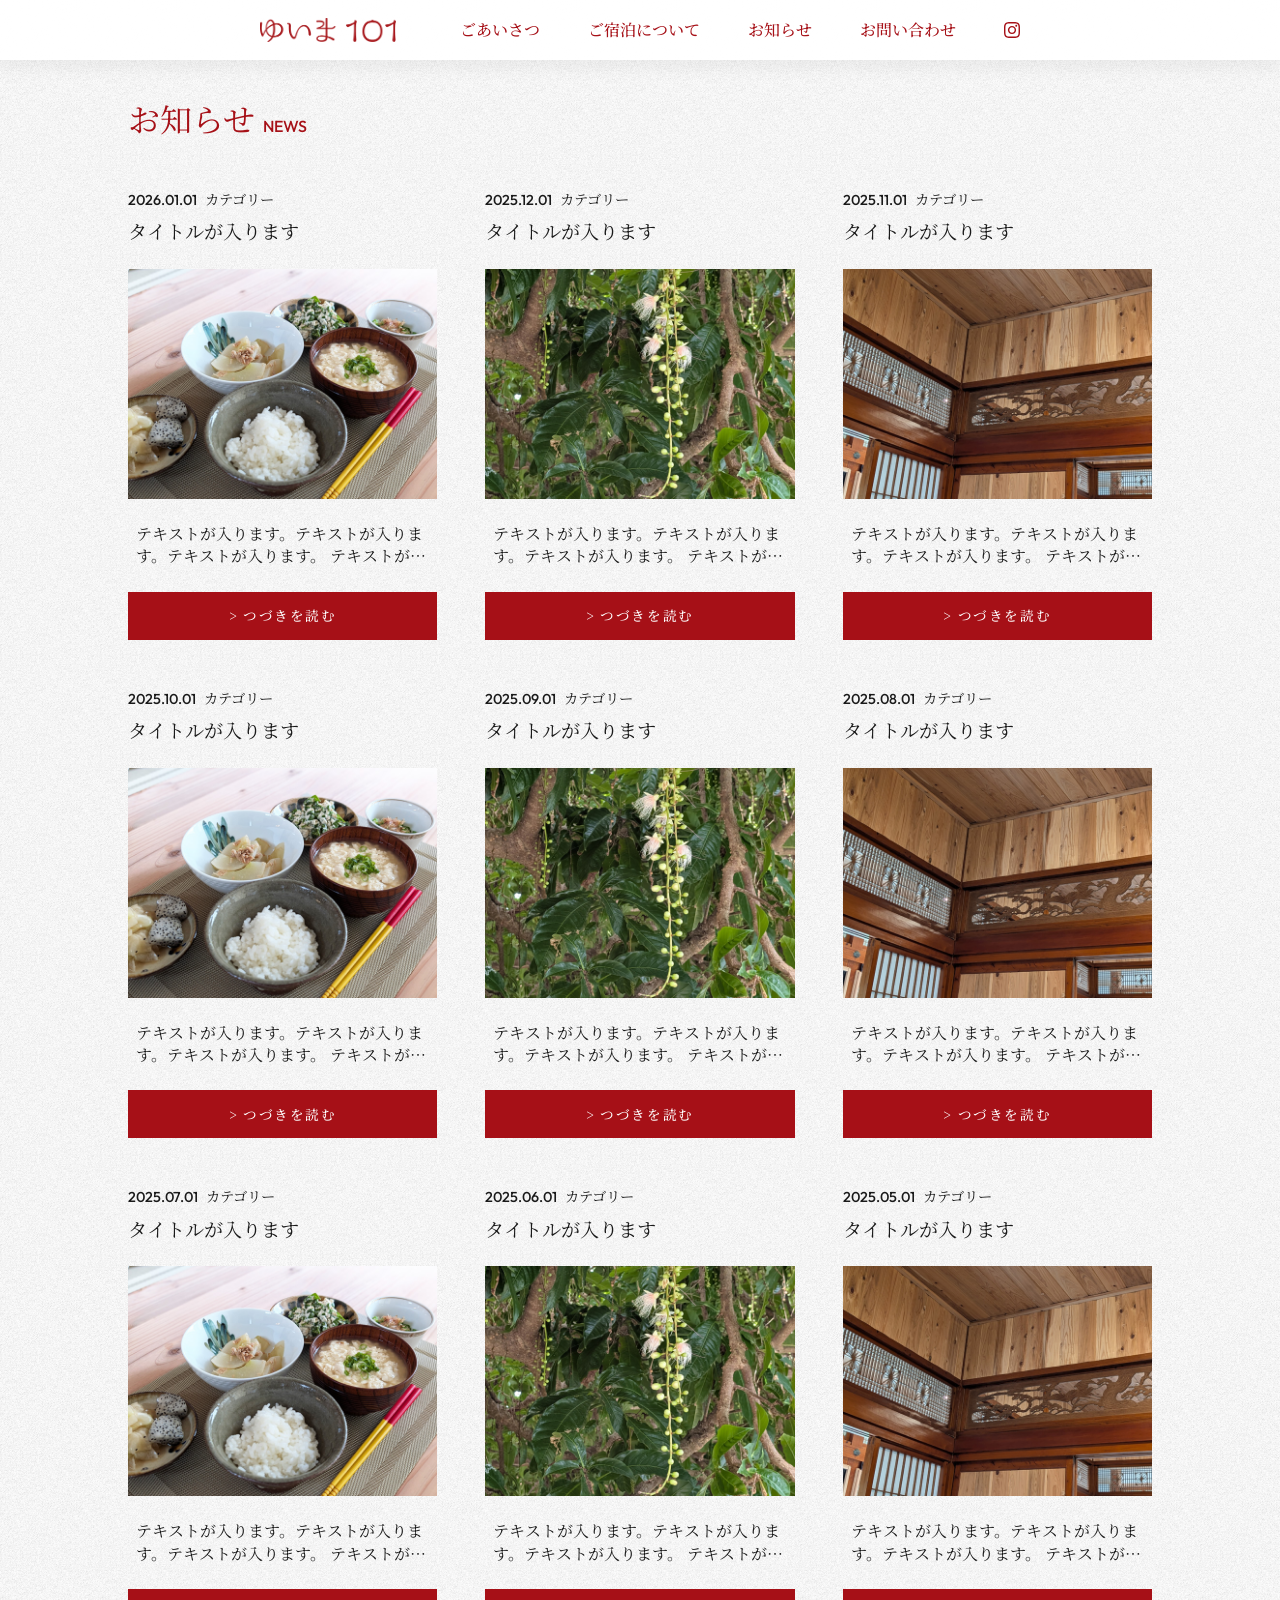
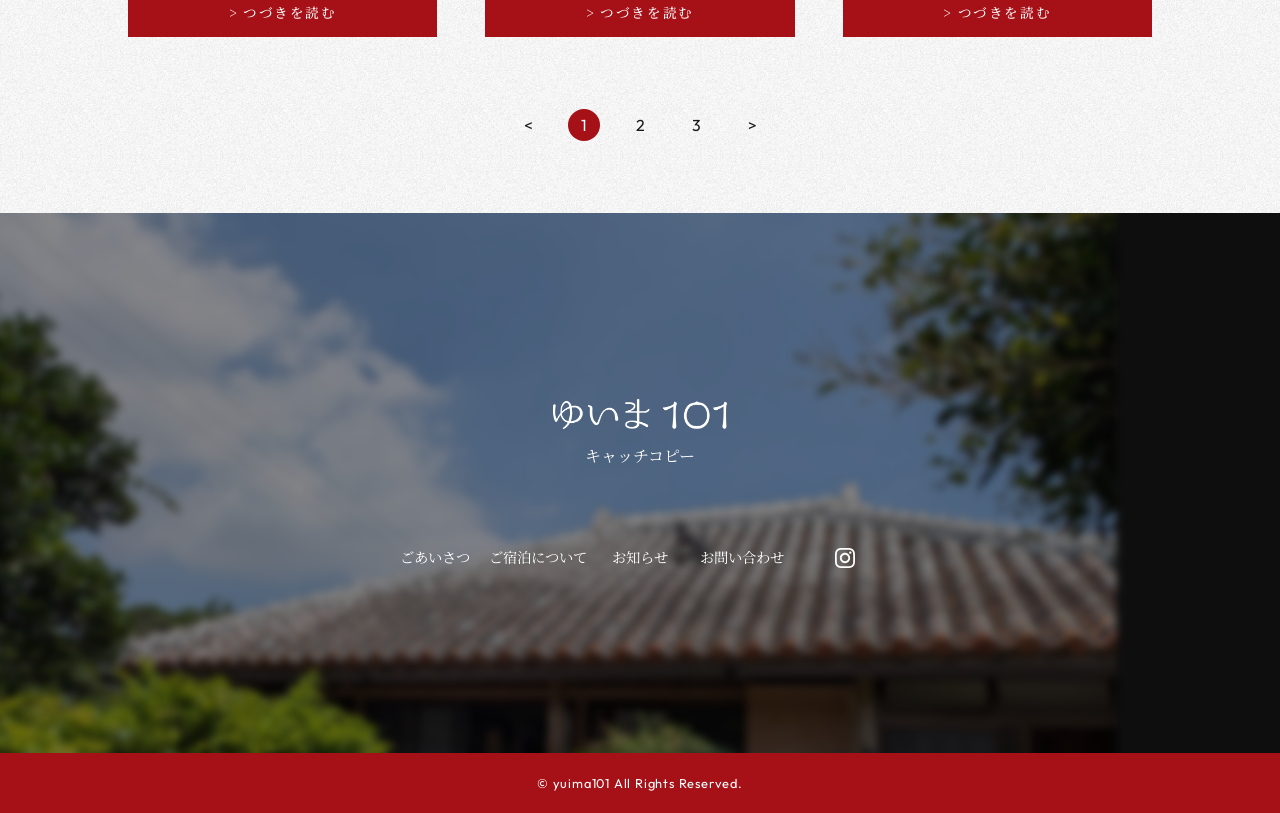
<file: news/index.html>
<!DOCTYPE html>
<html lang="ja">
<head>
  <meta charset="UTF-8">
  <meta name="viewport" content="width=device-width, initial-scale=1.0">

  <title>お知らせ｜ゆいま101</title>
  <meta name="description" content="ゆいま101のWebサイトです。">

  <link rel="shortcut icon" href="../images/favicon.png" type="image/x-icon">
  <link rel="stylesheet" href="../css/reset.css">
  <link rel="stylesheet" href="../css/style.css">
</head>

<body>
  <header class="header header_subpage">
    <div class="header_inner">
      <div class="header_logo">
        <a href="../index.html"><img src="../images/common/logo.png" alt="ゆいま101"></a>
      </div> <!-- /header_logo -->

      <div id="nav-drawer">
        <input id="nav-input" type="checkbox" class="nav-unshown">
        <label id="nav-open" for="nav-input"><span></span></label>
        <label id="nav-close" for="nav-input"></label>

        <div id="nav-content">
          <nav aria-label="メインナビゲーション">
            <ul class="nav_drawer_list">
              <li class="nav_home"><a href="../index.html">HOME</a></li>
              <li><a href="../index.html#introduction">ごあいさつ</a></li>
              <li><a href="../index.html#stay">ご宿泊について</a></li>
              <li><a href="../index.html#news">お知らせ</a></li>
              <li><a href="../index.html#contact">お問い合わせ</a></li>
              <li>
                <a href="#" class="instagram_icon" aria-label="Instagram">
                  <svg version="1.1" id="instagram" xmlns="http://www.w3.org/2000/svg" xmlns:xlink="http://www.w3.org/1999/xlink" x="0px" y="0px"
                    width="30px" height="30px" viewBox="0 0 30 30" enable-background="new 0 0 30 30" xml:space="preserve">
                    <path fill="currentColor" d="M8.787,0.104C7.189,0.18,6.1,0.434,5.146,0.809c-0.984,0.383-1.82,0.898-2.652,1.734S1.15,4.215,0.768,5.204
                    C0.4,6.159,0.146,7.25,0.076,8.848c-0.066,1.598-0.082,2.109-0.074,6.182c0.004,4.073,0.023,4.585,0.098,6.185
                    c0.078,1.596,0.332,2.686,0.707,3.639c0.383,0.988,0.898,1.82,1.734,2.654c0.836,0.832,1.672,1.34,2.66,1.725
                    c0.957,0.369,2.047,0.619,3.645,0.689s2.109,0.086,6.184,0.078c4.07-0.008,4.582-0.027,6.184-0.102
                    c1.598-0.078,2.684-0.332,3.637-0.703c0.988-0.387,1.824-0.902,2.656-1.736c0.832-0.836,1.34-1.672,1.723-2.66
                    c0.371-0.953,0.621-2.045,0.691-3.639c0.07-1.6,0.086-2.116,0.078-6.187c-0.008-4.074-0.027-4.584-0.102-6.184
                    c-0.074-1.598-0.332-2.688-0.703-3.641c-0.387-0.984-0.902-1.82-1.734-2.652c-0.84-0.832-1.676-1.344-2.66-1.727
                    c-0.957-0.367-2.047-0.619-3.645-0.689c-1.602-0.072-2.109-0.088-6.184-0.078C10.896,0.008,10.389,0.028,8.787,0.104 M8.963,27.223
                    c-1.465-0.066-2.258-0.307-2.789-0.512c-0.699-0.27-1.199-0.596-1.727-1.115c-0.523-0.525-0.852-1.023-1.125-1.725
                    c-0.203-0.529-0.453-1.322-0.52-2.783c-0.074-1.582-0.094-2.056-0.102-6.064c-0.008-4.004,0.008-4.48,0.078-6.061
                    c0.063-1.461,0.305-2.256,0.508-2.787C3.561,5.477,3.885,4.977,4.408,4.45S5.432,3.6,6.131,3.325
                    c0.527-0.207,1.32-0.451,2.785-0.521c1.582-0.076,2.055-0.092,6.059-0.1c4.008-0.008,4.48,0.008,6.063,0.078
                    c1.461,0.063,2.258,0.305,2.785,0.51c0.699,0.271,1.199,0.596,1.727,1.119s0.852,1.02,1.125,1.723
                    c0.207,0.527,0.453,1.324,0.523,2.785c0.074,1.578,0.09,2.055,0.098,6.059c0.008,4.008-0.008,4.482-0.074,6.064
                    c-0.066,1.461-0.309,2.258-0.512,2.787c-0.27,0.697-0.598,1.199-1.117,1.725c-0.527,0.523-1.023,0.85-1.727,1.123
                    c-0.527,0.207-1.32,0.453-2.781,0.523c-1.582,0.074-2.055,0.09-6.063,0.098C11.018,27.305,10.545,27.289,8.963,27.223 M21.189,6.981
                    c0.004,0.994,0.813,1.799,1.805,1.797s1.797-0.809,1.797-1.801c-0.004-0.994-0.809-1.799-1.805-1.797
                    C21.994,5.182,21.186,5.989,21.189,6.981 M7.299,15.016c0.008,4.254,3.461,7.697,7.715,7.689c4.254-0.01,7.695-3.464,7.688-7.718
                    c-0.008-4.254-3.465-7.695-7.715-7.689C10.732,7.305,7.287,10.764,7.299,15.016 M9.998,15.01c-0.004-2.762,2.23-5.002,4.992-5.01
                    c2.762-0.004,5.004,2.23,5.008,4.99c0.004,2.762-2.227,5.007-4.988,5.011C12.248,20.008,10.006,17.774,9.998,15.01"/>
                  </svg>
                </a>
              </li>
            </ul>
          </nav>
        </div> <!-- /nav-content -->
      </div> <!-- /nav-drawer -->
    </div> <!-- /header_inner -->
  </header> <!-- /header -->

  <main>
    <section class="news_archive">
      <div class="news_archive_inner">
        <header class="section_header">
          <h1 class="section_title">お知らせ</h1>
          <p class="section_en_title">NEWS</p>
        </header> <!-- /section_header -->

        <div class="news_archive_list">
          <!-- 01 -->
          <article class="news_archive_item">
            <div class="news_meta">
              <time datetime="2026-01-01">2026.01.01</time>
              <span class="news_category">カテゴリー</span>
            </div> <!-- /news_meta -->

            <h2 class="news_title">タイトルが入ります</h2>

            <figure class="news_image">
              <img src="../images/news/dummy-01.jpg" alt="">
            </figure> <!-- /news_image -->

            <p class="news_text">
              テキストが入ります。テキストが入ります。テキストが入ります。
              テキストが入ります。テキストが入ります。
            </p>

            <div class="news_item_more">
              <a href="./sample-article/index.html">&gt; つづきを読む</a>
            </div> <!-- /news_item_more -->
          </article> <!-- /news_archive_item -->

          <!-- 02 -->
          <article class="news_archive_item">
            <div class="news_meta">
              <time datetime="2025-12-01">2025.12.01</time>
              <span class="news_category">カテゴリー</span>
            </div>

            <h2 class="news_title">タイトルが入ります</h2>

            <figure class="news_image">
              <img src="../images/news/dummy-02.jpg" alt="">
            </figure>

            <p class="news_text">
              テキストが入ります。テキストが入ります。テキストが入ります。
              テキストが入ります。
            </p>

            <div class="news_item_more">
              <a href="./sample-article/index.html">&gt; つづきを読む</a>
            </div>
          </article>

          <!-- 03 -->
          <article class="news_archive_item">
            <div class="news_meta">
              <time datetime="2025-11-01">2025.11.01</time>
              <span class="news_category">カテゴリー</span>
            </div>

            <h2 class="news_title">タイトルが入ります</h2>

            <figure class="news_image">
              <img src="../images/news/dummy-03.jpg" alt="">
            </figure>

            <p class="news_text">
              テキストが入ります。テキストが入ります。テキストが入ります。
              テキストが入ります。
            </p>

            <div class="news_item_more">
              <a href="./sample-article/index.html">&gt; つづきを読む</a>
            </div>
          </article>

          <!-- 04 -->
          <article class="news_archive_item">
            <div class="news_meta">
              <time datetime="2025-10-01">2025.10.01</time>
              <span class="news_category">カテゴリー</span>
            </div>

            <h2 class="news_title">タイトルが入ります</h2>

            <figure class="news_image">
              <img src="../images/news/dummy-01.jpg" alt="">
            </figure>

            <p class="news_text">
              テキストが入ります。テキストが入ります。テキストが入ります。
              テキストが入ります。
            </p>

            <div class="news_item_more">
              <a href="./sample-article/index.html">&gt; つづきを読む</a>
            </div>
          </article>

          <!-- 05 -->
          <article class="news_archive_item">
            <div class="news_meta">
              <time datetime="2025-09-01">2025.09.01</time>
              <span class="news_category">カテゴリー</span>
            </div>

            <h2 class="news_title">タイトルが入ります</h2>

            <figure class="news_image">
              <img src="../images/news/dummy-02.jpg" alt="">
            </figure>

            <p class="news_text">
              テキストが入ります。テキストが入ります。テキストが入ります。
              テキストが入ります。
            </p>

            <div class="news_item_more">
              <a href="./sample-article/index.html">&gt; つづきを読む</a>
            </div>
          </article>

          <!-- 06 -->
          <article class="news_archive_item">
            <div class="news_meta">
              <time datetime="2025-08-01">2025.08.01</time>
              <span class="news_category">カテゴリー</span>
            </div>

            <h2 class="news_title">タイトルが入ります</h2>

            <figure class="news_image">
              <img src="../images/news/dummy-03.jpg" alt="">
            </figure>

            <p class="news_text">
              テキストが入ります。テキストが入ります。テキストが入ります。
              テキストが入ります。
            </p>

            <div class="news_item_more">
              <a href="./sample-article/index.html">&gt; つづきを読む</a>
            </div>
          </article>

          <!-- 07 -->
          <article class="news_archive_item">
            <div class="news_meta">
              <time datetime="2025-07-01">2025.07.01</time>
              <span class="news_category">カテゴリー</span>
            </div>

            <h2 class="news_title">タイトルが入ります</h2>

            <figure class="news_image">
              <img src="../images/news/dummy-01.jpg" alt="">
            </figure>

            <p class="news_text">
              テキストが入ります。テキストが入ります。テキストが入ります。
              テキストが入ります。
            </p>

            <div class="news_item_more">
              <a href="./sample-article/index.html">&gt; つづきを読む</a>
            </div>
          </article>

          <!-- 08 -->
          <article class="news_archive_item">

            <div class="news_meta">
              <time datetime="2025-06-01">2025.06.01</time>
              <span class="news_category">カテゴリー</span>
            </div>

            <h2 class="news_title">タイトルが入ります</h2>

            <figure class="news_image">
              <img src="../images/news/dummy-02.jpg" alt="">
            </figure>

            <p class="news_text">
              テキストが入ります。テキストが入ります。テキストが入ります。
              テキストが入ります。
            </p>

            <div class="news_item_more">
              <a href="./sample-article/index.html">&gt; つづきを読む</a>
            </div>
          </article>

          <!-- 09 -->
          <article class="news_archive_item">
            <div class="news_meta">
              <time datetime="2025-05-01">2025.05.01</time>
              <span class="news_category">カテゴリー</span>
            </div>

            <h2 class="news_title">タイトルが入ります</h2>

            <figure class="news_image">
              <img src="../images/news/dummy-03.jpg" alt="">
            </figure>

            <p class="news_text">
              テキストが入ります。テキストが入ります。テキストが入ります。
              テキストが入ります。
            </p>

            <div class="news_item_more">
              <a href="./sample-article/index.html">&gt; つづきを読む</a>
            </div>
          </article>
        </div> <!-- /news_archive_list -->

        <nav class="pagination" aria-label="ページナビゲーション">
          <a href="#" class="pagination_prev" aria-label="前のページ">&lt;</a>
          <a href="#" class="pagination_current" aria-current="page">1</a>
          <a href="#">2</a>
          <a href="#">3</a>
          <a href="#" class="pagination_next" aria-label="次のページ">&gt;</a>
        </nav> <!-- /pagination -->
      </div> <!-- /news_archive_inner -->
    </section> <!-- /news_archive -->
  </main> <!-- /main -->

  <footer class="footer">
    <div class="footer_inner">
      <div class="footer_logo">
        <a href="../index.html">
          <img src="../images/common/logo.png" alt="ゆいま101">
        </a>
      </div> <!-- /footer_logo -->

      <p class="footer_catch">キャッチコピー</p>

      <nav class="footer_nav" aria-label="フッターナビゲーション">
        <ul>
          <li><a href="../index.html#introduction">ごあいさつ</a></li>
          <li><a href="../index.html#stay">ご宿泊について</a></li>
          <li><a href="../index.html#news">お知らせ</a></li>
          <li><a href="../index.html#contact">お問い合わせ</a></li>
          <li>
            <a class="instagram_icon" href="#" aria-label="Instagram">
              <svg id="instagram" xmlns="http://www.w3.org/2000/svg" viewBox="0 0 30 30" aria-hidden="true">
              <path fill="#FFFFFF" d="M8.787,0.104C7.189,0.18,6.1,0.434,5.146,0.809c-0.984,0.383-1.82,0.898-2.652,1.734S1.15,4.215,0.768,5.204
                C0.4,6.159,0.146,7.25,0.076,8.848c-0.066,1.598-0.082,2.109-0.074,6.182c0.004,4.073,0.023,4.585,0.098,6.185
                c0.078,1.596,0.332,2.686,0.707,3.639c0.383,0.988,0.898,1.82,1.734,2.654c0.836,0.832,1.672,1.34,2.66,1.725
                c0.957,0.369,2.047,0.619,3.645,0.689s2.109,0.086,6.184,0.078c4.07-0.008,4.582-0.027,6.184-0.102
                c1.598-0.078,2.684-0.332,3.637-0.703c0.988-0.387,1.824-0.902,2.656-1.736c0.832-0.836,1.34-1.672,1.723-2.66
                c0.371-0.953,0.621-2.045,0.691-3.639c0.07-1.6,0.086-2.116,0.078-6.187c-0.008-4.074-0.027-4.584-0.102-6.184
                c-0.074-1.598-0.332-2.688-0.703-3.641c-0.387-0.984-0.902-1.82-1.734-2.652c-0.84-0.832-1.676-1.344-2.66-1.727
                c-0.957-0.367-2.047-0.619-3.645-0.689c-1.602-0.072-2.109-0.088-6.184-0.078C10.896,0.008,10.389,0.028,8.787,0.104 M8.963,27.223
                c-1.465-0.066-2.258-0.307-2.789-0.512c-0.699-0.27-1.199-0.596-1.727-1.115c-0.523-0.525-0.852-1.023-1.125-1.725
                c-0.203-0.529-0.453-1.322-0.52-2.783c-0.074-1.582-0.094-2.056-0.102-6.064c-0.008-4.004,0.008-4.48,0.078-6.061
                c0.063-1.461,0.305-2.256,0.508-2.787C3.561,5.477,3.885,4.977,4.408,4.45S5.432,3.6,6.131,3.325
                c0.527-0.207,1.32-0.451,2.785-0.521c1.582-0.076,2.055-0.092,6.059-0.1c4.008-0.008,4.48,0.008,6.063,0.078
                c1.461,0.063,2.258,0.305,2.785,0.51c0.699,0.271,1.199,0.596,1.727,1.119s0.852,1.02,1.125,1.723
                c0.207,0.527,0.453,1.324,0.523,2.785c0.074,1.578,0.09,2.055,0.098,6.059c0.008,4.008-0.008,4.482-0.074,6.064
                c-0.066,1.461-0.309,2.258-0.512,2.787c-0.27,0.697-0.598,1.199-1.117,1.725c-0.527,0.523-1.023,0.85-1.727,1.123
                c-0.527,0.207-1.32,0.453-2.781,0.523c-1.582,0.074-2.055,0.09-6.063,0.098C11.018,27.305,10.545,27.289,8.963,27.223 M21.189,6.981
                c0.004,0.994,0.813,1.799,1.805,1.797s1.797-0.809,1.797-1.801c-0.004-0.994-0.809-1.799-1.805-1.797
                C21.994,5.182,21.186,5.989,21.189,6.981 M7.299,15.016c0.008,4.254,3.461,7.697,7.715,7.689c4.254-0.01,7.695-3.464,7.688-7.718
                c-0.008-4.254-3.465-7.695-7.715-7.689C10.732,7.305,7.287,10.764,7.299,15.016 M9.998,15.01c-0.004-2.762,2.23-5.002,4.992-5.01
                c2.762-0.004,5.004,2.23,5.008,4.99c0.004,2.762-2.227,5.007-4.988,5.011C12.248,20.008,10.006,17.774,9.998,15.01"/>
              </svg>
            </a>
          </li>
        </ul>
      </nav> <!-- /footer_nav -->
    </div> <!-- /footer_inner -->

    <p class="copyright">© yuima101 All Rights Reserved.</p>
  </footer> <!-- /footer -->

  <script defer src="../js/main.js"></script>

</body>
</html>
</file>
<file: css/style.css>
@charset "utf-8";

@import url('https://fonts.googleapis.com/css2?family=Noto+Serif+JP:wght@200..900&display=swap');
@import url('https://fonts.googleapis.com/css2?family=Outfit:wght@100..900&display=swap');

:root {
  --font-family-en: "Outfit", sans-serif;
  --font-family-jp: "Noto Serif JP", serif;

  --color-base: #1A1A1A;
  --color-accent: #A61017;

  --content-width: 90%;

  --space-section: 56px;
  --space-heading-image: 32px;
  --space-image-text: 40px;

  --font-size-heading: 2.6rem;
  --font-size-subheading: 2rem;
  --font-size-text: 1.5rem;
}

/*--------------------------------------
Base styles
----------------------------------------*/
*,
*::before,
*::after {
  box-sizing: border-box;
}

html {
  scroll-behavior: smooth;
}

html,
body {
  min-height: 100%;
}

body {
  min-height: 100vh;
  background-color: #fff;
  background-image:
    linear-gradient(
      rgba(255, 255, 255, 0.8),
      rgba(255, 255, 255, 0.8)
    ),
    url("../images/common/noise.png");
  background-repeat: repeat;
  background-size: 100px;
  color: var(--color-base);
  font-family: var(--font-family-jp);
  font-feature-settings: "pkna";
}

.section_title {
  text-align: center;
  font-size: 1.6rem;
  font-weight: 400;
  line-height: 1.4;
  color: var(--color-accent);
}
@media (min-width: 768px) {
  .section_title {
    font-size: 2rem;
  }
}

h2 {
  font-size: var(--font-size-heading);
}

h3 {
  font-size: var(--font-size-subheading);
}

p {
  font-size: var(--font-size-text);
}

.introduction_inner,
.philosophy_inner,
.architecture_inner,
.pillars_inner,
.place_inner,
.stay_inner,
.news_inner,
.contact_inner {
  width: var(--content-width);
  margin-inline: auto;
}

.introduction,
.philosophy,
.architecture,
.pillars,
.place,
.stay,
.news,
.contact {
  padding-block: var(--space-section);
}

/*--------------------------------------
Header
----------------------------------------*/
.header {
  position: fixed;
  top: 0;
  left: 0;
  width: 100%;
  z-index: 1000;
  background-color: transparent;
  transition: background-color 0.5s ease, box-shadow 0.3s ease;
}

.header.scroll-nav {
  background-color: rgba(0, 0, 0, 0.5);
  box-shadow: 0 0.5rem 1rem rgba(0, 0, 0, 0.1);
}

.header_inner {
  width: 90%;
  height: 60px;
  margin-inline: auto;
  display: flex;
  align-items: center;
  justify-content: space-between;
}
@media (min-width: 768px) {
  .header_inner {
    width: auto;
    height: 60px;
    justify-content: center;
    gap: 64px;
  }  
}

.header_logo {
  width: auto;
}
@media (min-width: 768px) {
  .header_logo {
    flex-shrink: 0;
  } 
}

@media (min-width: 768px) {
  .header_logo a {
    transition: opacity .5s;
  }

  .header_logo a:hover {
    opacity: .7;
  }
}

.header_logo img {
  width: 136px;
  height: auto;
}

/*--------------------------------------
SP drawer
----------------------------------------*/
#nav-drawer {
  position: relative;
  margin-left: auto;
  height: 100%;
  display: flex;
  align-items: center;
}
@media (min-width: 768px) {
  #nav-drawer {
    margin-left: 0;
    height: auto;
  }
}

.nav-unshown {
  display: none;
}

/* hamburger icon */
#nav-open {
  position: relative;
  display: block;
  width: 36px;
  height: 40px;
  cursor: pointer;
}
@media (min-width: 768px) {
  #nav-open,
  #nav-close {
    display: none;
  }
}

#nav-open span,
#nav-open span::before,
#nav-open span::after {
  position: absolute;
  left: 0;
  width: 36px;
  height: 3px;
  background-color: #fff;
  content: "";
  transition: all 0.3s ease;
}

#nav-open span {
  top: 50%;
  transform: translateY(-50%);
}

#nav-open span::before {
  top: -12px;
}

#nav-open span::after {
  top: 12px;
}

/* hamburger → close */
#nav-input:checked + #nav-open {
  position: fixed;
  top: 0;
  right: 5%;
  z-index: 1001;
}

#nav-input:checked + #nav-open span {
  background: transparent;
}

#nav-input:checked + #nav-open span::before {
  top: 0;
  transform: rotate(45deg);
  background-color: #fff;
}

#nav-input:checked + #nav-open span::after {
  top: 0;
  transform: rotate(-45deg);
  background-color: #fff;
}

/* close background */
#nav-close {
  display: none;
  position: fixed;
  z-index: 999;
  inset: 0;
  width: 100%;
  height: 100%;
  background-color: #000;
  opacity: 0;
  transition: 0.3s ease-in-out;
}

/* drawer content */
#nav-content {
  overflow: auto;
  position: fixed;
  top: 0;
  left: 0;
  z-index: 1000;
  width: 85%;
  max-width: 272px;
  height: 100%;
  background-color: #fff;
  transition: 0.3s ease-in-out;
  transform: translateX(-105%);
}
@media (min-width: 768px) {
  #nav-content {
    position: static;
    width: auto;
    max-width: none;
    height: auto;
    overflow: visible;
    background-color: transparent;
    transform: none;
    transition: none;
  }
}

/* drawer open */
#nav-input:checked ~ #nav-close {
  display: block;
  opacity: 0.5;
}

#nav-input:checked ~ #nav-content {
  transform: translateX(0);
  box-shadow: 6px 0 25px rgba(0, 0, 0, 0.15);
}

/* drawer navigation */
.nav_drawer_list {
  width: 100%;
  padding-top: 56px;
}

@media (min-width: 768px) {
  .nav_drawer_list {
    width: auto;
    display: flex;
    align-items: center;
    gap: 48px;
    padding-top: 0;
  }
}

.nav_home {
  display: block;
}
@media (min-width: 768px) {
  .nav_home {
    display: none;
  }
}

.nav_drawer_list li {
  text-align: center;
  line-height: 3.6;
  border-bottom: solid 1px #eee;
}
@media (min-width: 768px) {
  .nav_drawer_list li {
    line-height: 1;
    border-bottom: none;
  }
}

.nav_drawer_list li a {
  display: block;
  color: var(--color-base);
  font-family: var(--font-family-jp);
}
@media (min-width: 768px) {
  .nav_drawer_list li a {
    display: block;
    color: #fff;
    font-family: var(--font-family-jp);
    font-size: 1rem;
    font-weight: 500;
    transition: opacity .5s;
  }

  .nav_drawer_list li a:hover {
    opacity: .7;
  }
}

.nav_drawer_list li a.instagram_icon {
  display: flex;
  align-items: center;
  justify-content: center;
  height: 3.6em;
}
@media (min-width: 768px) {
  .nav_drawer_list li a.instagram_icon {
    display: flex;
    align-items: center;
    justify-content: center;
    height: auto;
  }
}

.nav_drawer_list li a.instagram_icon svg {
  display: block;
  width: 24px;
  height: 24px;
}
@media (min-width: 768px) {
  .nav_drawer_list li a.instagram_icon svg {
    width: 16px;
    height: 16px;
  }
}

/*--------------------------------------
Hero
----------------------------------------*/
.hero {
  position: relative;
  width: 100%;
  height: 100svh;
  overflow: hidden;
}

.hero_slides {
  position: absolute;
  inset: 0;
  z-index: 1;
}

.hero_slide {
  position: absolute;
  inset: 0;
  opacity: 0;
  animation: hero-slide 30s infinite;
}

.hero_slide:nth-child(1) {
  animation-delay: 0s;
}

.hero_slide:nth-child(2) {
  animation-delay: 10s;
}

.hero_slide:nth-child(3) {
  animation-delay: 20s;
}

.hero_slide img {
  width: 100%;
  height: 100%;
  object-fit: cover;
}

.hero_slide:first-child img {
  object-position: left center;
}
@media (min-width: 768px) {
  .hero_slide:first-child img {
    object-position: left 25%;
  }
}

.hero_content {
  position: absolute;
  inset: 0;
  z-index: 2;
  display: flex;
  flex-direction: column;
  justify-content: flex-start;
  align-items: center;
  padding-top: 100px;
  text-align: center;
  pointer-events: none;
  color: #fff;
}
@media (min-width: 768px) {
  .hero_content {
    padding-top: 110px;
  }
}

.hero_content h1 {
  margin: 0;
  font-size: 1.4rem;
}
@media (min-width: 768px) {
  .hero_content h1 {
    font-size: 1.6rem;
  }
}

.hero_content h1 br.sp-br {
  display: block;
}
@media (min-width: 768px) {
  .hero_content h1 br.sp-br {
    display: none;
  }
}

.hero_content p {
  margin: 1rem 0 0;
  font-size: .9rem;
  line-height: 1.6;
  font-weight: 600;
}
@media (min-width: 768px) {
  .hero_content p {
    font-size: 1rem;
  }
}

@keyframes hero-slide {
  0% {
    opacity: 0;
  }

  30% {
    opacity: 1;
  }

  35% {
    opacity: 1;
  }

  50% {
    opacity: 0;
  }

  100% {
    opacity: 0;
  }
}

/* Scroll down */
.scrolldown-area {
  position: absolute;
  left: 50%;
  bottom: 20px;
  z-index: 11;
  transform: translateX(-50%);
}

.scrolldown-area a {
  position: relative;
  display: inline-block;
  padding-top: 60px;
  color: #fff;
  font-family: var(--font-family-en);
  font-size: .8em;
  font-weight: 500;
  text-decoration: none;
  transition: opacity .3s;
}

.scrolldown-area a span {
  position: absolute;
  top: 0;
  left: 50%;
  width: 30px;
  height: 50px;
  margin-left: -15px;
  border: 2px solid #fff;
  border-radius: 50px;
  box-sizing: border-box;
}

.scrolldown-area a span::before {
  position: absolute;
  top: 10px;
  left: 50%;
  width: 6px;
  height: 6px;
  margin-left: -3px;
  content: "";
  background-color: #fff;
  border-radius: 100%;
  animation: sdb 2s infinite;
  box-sizing: border-box;
}

@keyframes sdb {
  0% {
    transform: translate(0, 0);
    opacity: 0;
  }

  40% {
    opacity: 1;
  }

  80% {
    transform: translate(0, 20px);
    opacity: 0;
  }

  100% {
    opacity: 0;
  }
}

@media (min-width: 768px) {
  .scrolldown-area {
    bottom: 24px;
  }
}

/*--------------------------------------
Introduction
----------------------------------------*/
/* introduction */
.introduction {
  position: relative;
  overflow: hidden;
  background-color: #fff;
}

.introduction::before {
  content: "";
  position: absolute;
  inset: -10px;
  z-index: 0;
  background-image: url("../images/introduction/bg.jpg");
  background-repeat: no-repeat;
  background-position: left;
  background-size: cover;
  filter: blur(6px);
  opacity: 0.25;
}

.introduction .section_inner {
  position: relative;
  z-index: 1;
  width: 90%;
  margin: 0 auto;
}
@media (min-width: 768px) {
  .introduction .section_inner {
    width: 90%;
    max-width: 1024px;
    margin-inline: auto;
    padding: 72px 0;
    display: grid;
    grid-template-columns: 300px auto;
    column-gap: 80px;
    justify-content: center;
    align-items: stretch;
  }
}

.introduction_swiper {
  width: 100%;
}
@media (min-width: 768px) {
  .introduction_swiper {
    width: 300px;
  }
}

.js-swiper-main {
  width: 100%;
}
@media (min-width: 768px) {
  .js-swiper-main {
    width: 300px;
  }
}

.js-swiper-main .swiper-slide img {
  width: 100%;
  height: auto;
}
@media (min-width: 768px) {
  .js-swiper-main .swiper-slide img {
    display: block;
    width: 100%;
    height: auto;
  }
}

.js-swiper-thumbs {
  margin-top: 24px;
}

@media (min-width: 768px) {
  .js-swiper-thumbs .swiper-wrapper {
    display: grid;
    grid-template-columns: repeat(4, 1fr);
  }
}

.js-swiper-thumbs .swiper-slide {
  opacity: 1;
  cursor: pointer;
}
@media (min-width: 768px) {
  .js-swiper-thumbs .swiper-slide {
    width: auto;
    aspect-ratio: 400 / 525;
    overflow: hidden;
  }
}

.js-swiper-thumbs .swiper-slide-thumb-active {
  opacity: 0.6;
}

.js-swiper-thumbs .swiper-slide img {
  width: 100%;
  height: auto;
}
@media (min-width: 768px) {
  .js-swiper-thumbs .swiper-slide img {
    display: block;
    width: 100%;
    height: 100%;
    object-fit: cover;
  }
}

.introduction .swiper-button-prev,
.introduction .swiper-button-next {
  color: #fff;
}

.introduction .swiper-button-next,
.introduction .swiper-button-prev {
   & ::slotted(svg), & svg {
    width: 80%;
    height: 80%;
   }
}

.introduction_content {
  display: flex;
  flex-direction: row-reverse;
  align-items: flex-start;
  justify-content: center;
  gap: 16px;
  margin-top: 56px;
}
@media (min-width: 768px) {
  .introduction_content {
    margin-top: 0;
    display: flex;
    flex-direction: row-reverse;
    align-items: stretch;
    justify-content: flex-start;
    gap: 36px;
  }
}

.introduction_content h2 {
  writing-mode: vertical-rl;
  color: var(--color-accent);
  font-size: 2rem;
  font-weight: 400;
  line-height: 1;
}
@media (min-width: 768px) {
  .introduction_content h2 {
    margin: 0;
    writing-mode: vertical-rl;
    color: var(--color-accent);
    font-size: 2rem;
    font-weight: 400;
    line-height: 1;
    align-self: stretch;
  }
}

.introduction_text {
  display: flex;
  flex-direction: row-reverse;
  gap: 16px;
}
@media (min-width: 768px) {
  .introduction_text {
    height: 100%;
    display: flex;
    flex-direction: row-reverse;
    align-items: center;
    gap: 16px;
  }
}

.introduction_text p {
  writing-mode: vertical-rl;
  height: 320px;
  font-size: 1rem;
  line-height: 1.4;
}
@media (min-width: 768px) {
  .introduction_text p {
    height: 440px;
    margin: 0;
    writing-mode: vertical-rl;
    font-size: 1rem;
    line-height: 1.4;
  }
}

.introduction_text p span {
  text-combine-upright: all;
}

/*--------------------------------------
philosophy
----------------------------------------*/
.philosophy {
  position: relative;
  overflow: hidden;
}

.philosophy::before {
  content: "";
  position: absolute;
  left: 0;
  bottom: 0;
  width: 60%;
  height: 40%;
  background: url("../images/common/bg-sugarcane-left.png") left bottom / contain no-repeat;
  z-index: 0;
  pointer-events: none;
  opacity: .6;
}
@media (min-width: 768px) {
  .philosophy::before {
    width: 20%;
    height: 52%;
  }
}

.philosophy_inner {
  position: relative;
  z-index: 1;
}
@media (min-width: 768px) {
  .philosophy_inner {
    width: 90%;
    max-width: 1024px;
    margin-inline: auto;
    padding: 72px 0;
  }
}

.philosophy .section_header {
  margin-bottom: 32px;
}
@media (min-width: 768px) {
  .philosophy .section_header .section_title {
    text-align: left !important;
  }
}

@media (min-width: 768px) {
  .philosophy_content {
    display: grid;
    grid-template-columns: 1fr 40%;
    column-gap: 72px;
    align-items: center;
  }
}

.philosophy_image {
  margin: 0 0 40px;
}
@media (min-width: 768px) {
  .philosophy_image {
    grid-column: 2;
    margin: 0;
  }
}

.philosophy_image img {
  width: 100%;
  height: 220px;
  object-fit: cover;
  object-position: center;
}
@media (min-width: 768px) {
  .philosophy_image img {
    display: block;
    width: 100%;
    height: auto;
  }
}

@media (min-width: 768px) {
  .philosophy_item {
    grid-column: 1;
    grid-row: 1;
  }
}

.philosophy_title {
  margin: 0 0 24px;
  font-size: 1.5rem;
  font-weight: 600;
  line-height: 1.4;
  color: var(--color-accent);
}
@media (min-width: 768px) {
  .philosophy_title {
    margin: 0 0 24px;
    font-size: 1.6rem;
    font-weight: 600;
    line-height: 1.4;
    color: var(--color-base);
  }
}

.philosophy_body p {
  margin-bottom: 16px;
  text-align: justify;
  font-size: 1rem;
  line-height: 1.8;
}

/*--------------------------------------
architecture
----------------------------------------*/
.architecture {
  position: relative;
  overflow: hidden;
}

.architecture::before {
  content: "";
  position: absolute;
  right: 0;
  bottom: 0;
  width: 60%;
  height: 40%;
  background: url("../images/common/bg-sugarcane-right.png") right bottom / contain no-repeat;
  z-index: 0;
  pointer-events: none;
  opacity: .6;
}
@media (min-width: 768px) {
  .architecture::before {
    width: 20%;
    height: 52%;
  }
}

.architecture_inner {
  position: relative;
  z-index: 1;
}
@media (min-width: 768px) {
  .architecture_inner {
    width: 90%;
    max-width: 1024px;
    margin-inline: auto;
    padding: 72px 0;
  }
}

.architecture .section_header {
  margin-bottom: 32px;
}
@media (min-width: 768px) {
  .architecture .section_header {
    width: calc(60% - 72px);
    margin-left: calc(40% + 72px);
    margin-bottom: 36px;
  }

  .architecture .section_header .section_title {
    text-align: left;
  }
}

@media (min-width: 768px) {
  .architecture_content {
    display: grid;
    grid-template-columns: 40% 1fr;
    column-gap: 72px;
    align-items: start;
  }
}

.architecture_image {
  margin: 0 0 40px;
}
@media (min-width: 768px) {
  .architecture_image {
    grid-column: 1;
    margin: 0;
  }
}

.architecture_image img {
  width: 100%;
  height: 220px;
  object-fit: cover;
  object-position: center;
}
@media (min-width: 768px) {
  .architecture_image img {
    display: block;
    width: 100%;
    height: auto;
  }
}

@media (min-width: 768px) {
  .architecture_body {
    grid-column: 2;
  }
}

.architecture_body p {
  margin-bottom: 16px;
  text-align: justify;
  font-size: 1rem;
  line-height: 1.8;
}
@media (min-width: 768px) {
  .architecture_body p {
    font-size: 1rem;
    line-height: 1.8;
  }
}

.architecture_body p + p {
  margin-bottom: 0;
}

/*--------------------------------------
pillars
----------------------------------------*/
.pillars {
  position: relative;
  overflow: hidden;
  background-color: #fff;
}

.pillars::before {
  content: "";
  position: absolute;
  inset: -10px;
  z-index: 0;
  background-image: url("../images/pillars/bg.jpg");
  background-repeat: no-repeat;
  background-position: center;
  background-size: cover;
  filter: blur(6px);
  opacity: 0.35;
}

.pillars_inner {
  position: relative;
  z-index: 1;
}
@media (min-width: 768px) {
  .pillars_inner {
    width: 90%;
    max-width: 1024px;
    margin-inline: auto;
    padding: 72px 0;
  }
}

@media (min-width: 768px) {
  .pillars .section_header {
    margin-bottom: 56px;
    text-align: center;
  }
}

.pillars_image {
  margin: 40px 0;
}
@media (min-width: 768px) {
  .pillars_image {
    width: 480px;
    max-width: 100%;
    margin: 0 auto 72px;
  }
}

@media (min-width: 648px) and (max-width: 767px) {
  .pillars_image img {
    display: block;
    width: 70%;
    height: auto;
    margin: 40px auto;
  }
}
@media (min-width: 768px) {
  .pillars_image img {
    display: block;
    width: 100%;
    height: auto;
  }
}

@media (min-width: 768px) {
  .pillars_body {
    max-width: 60%;
    /* max-width: 1024px; */
    margin-inline: auto;
  }
}

.pillars_body p {
  line-height: 1.6;
  text-align: justify;
  font-size: 1rem;
  font-weight: 600;
  margin-bottom: 16px;
}
@media (min-width: 768px) {
  .pillars_body p {
    font-size: 1rem;
    line-height: 1.8;
  }
}

.pillars_body p + p {
  margin-bottom: 0;
}

/*--------------------------------------
place
----------------------------------------*/
.place .section_header {
  margin-bottom: 32px;
}
@media (min-width: 768px) {
  .place .section_header {
    width: 78%;
    margin: 0 auto 72px;
  }
}

@media (min-width: 768px) {
  .place_inner {
    width: 90%;
    max-width: 1024px;
    margin-inline: auto;
    padding: 72px 0;
  }
}

@media (min-width: 768px) {
  .place .section_header .section_title {
    text-align: left;
  }
}

@media (min-width: 768px) {
  .place_list {
    display: grid;
    grid-template-columns: repeat(2, 1fr);
    gap: 72px;
    width: 80%;
    margin: 0 auto;
  }
}

.place_item + .place_item {
  margin-top: 56px;
}
@media (min-width: 768px) {
  .place_item + .place_item {
    margin-top: 0;
  }
}

.place_number {
  display: block;
  margin-bottom: 16px;
  text-align: center;
  font-family: var(--font-family-en);
  font-size: 1.6rem;
  font-weight: 600;
  line-height: 1.2;
  color: var(--color-accent);
}

.place_title {
  margin-bottom: 32px;
  text-align: center;
  font-size: 1.2rem;
  font-weight: 400;
  line-height: 1.4;
  color: var(--color-base);
}

.place_image {
  margin: 0 0 40px;
}

.place_image img {
  width: 100%;
  height: auto;
}
@media (min-width: 648px) and (max-width: 767px) {
  .place_image img {
    height: 220px;
    object-fit: contain;
  }
}

.place_text {
  font-size: 1rem;
  line-height: 1.8;
}

/*--------------------------------------
stay
----------------------------------------*/
.stay {
  background-color: #FEF4F4;
  background-image:
    linear-gradient(
      rgba(254, 244, 244, 0.8),
      rgba(254, 244, 244, 0.8)
    ),
    url("../images/common/noise.png");
  background-repeat: repeat;
  background-size: 100px;
}

@media (min-width: 768px) {
  .stay_inner {
    width: 52%;
    min-width: 600px;
    margin: 0 auto;
  }
}

.stay .section_header {
  margin-bottom: 40px;
}

@media (min-width: 768px) {
  .stay .section_header .section_title {
    text-align: left;
  }
}

.stay_list details {
  border-top: 1px solid rgba(166, 16, 23, 0.2);
  background-color: #fff;
}

.stay_list details:last-child {
  border-bottom: 1px solid rgba(166, 16, 23, 0.2);
}

.stay_list summary {
  position: relative;
  display: flex;
  align-items: center;
  justify-content: space-between;
  min-height: 60px;
  padding: 0 16px;
  list-style: none;
  font-size: 1rem;
  cursor: pointer;
  background-color: #fff;
}

.stay_list summary::-webkit-details-marker {
  display: none;
}

.stay_list summary::after {
  content: "＋";
  font-family: var(--font-family-en);
  font-size: 2rem;
  font-weight: 300;
  line-height: 1;
  color: var(--color-accent);
}

.stay_list summary span {
  display: contents;
  font-size: .8rem;
}

.stay_list details[open] summary::after {
  content: "−";
  font-size: 3.4rem;
  font-weight: 150;
}

.stay_list details::details-content {
  content-visibility: unset;
  display: block grid;
  grid-template-rows: 0fr;
  overflow: hidden;
  transition: grid-template-rows 0.6s ease;
}

.stay_list details[open]::details-content {
  grid-template-rows: 1fr;
}

.stay_body {
  min-height: 0;
  padding: 0 16px;
  background-color: #fff;
}

.stay_body p {
  padding-bottom: 24px;
  line-height: 1.4;
  font-size: .9rem;
}

.stay_body.terms p {
  margin-bottom: 16px;
}

/* faq */
.faq-item {
  margin-bottom: 30px; 
}

.faq-question {
  font-size: .9rem;
  color: var(--color-base);
  padding-bottom: 8px;
}

.faq-answer {
  font-size: .9rem;
  line-height: 1.6;
  color: var(--color-base);
  padding-top: 8px;
  border-top: 1px dashed #ddd; 
}

.faq-question span {
  font-size: 1.3rem;
  font-weight: 600;
  color: var(--color-accent);
}

.faq-answer span {
  font-size: 1.3rem;
  font-weight: 600;
}

/*--------------------------------------
news
----------------------------------------*/
@media (min-width: 768px) {
  .news_inner {
    width: 90%;
    max-width: 1024px;
    margin-inline: auto;
    padding: 72px 0;
  }
}

.news .section_header {
  display: flex;
  align-items: baseline;
  gap: 8px;
  margin-bottom: 40px;
}

@media (min-width: 768px) {
  .news .section_header {
    display: block;
    margin-bottom: 40px;
    text-align: center;
  }
}

.news .section_en_title {
  font-family: var(--font-family-en);
  font-size: 1rem;
  font-weight: 500;
  line-height: 1;
  color: var(--color-accent);
}

@media (min-width: 768px) {
  .news .section_en_title {
    display: block;
    font-size: 1rem;
    font-weight: 600;
    text-align: center;
  }
}

@media (min-width: 768px) {
  .news .section_title {
    margin-bottom: 16px;
    text-align: center;
  }
}

/* layout */
@media (min-width: 768px) {
  .news_archive_list {
    display: grid;
    grid-template-columns: repeat(3, 1fr);
    gap: 48px;
  }
}

/* card */
.news_archive_item {
  display: flex;
  flex-direction: column;
}

.news_archive_item + .news_archive_item {
  margin-top: 56px;
}

@media (min-width: 768px) {
  .news_archive_item + .news_archive_item {
    margin-top: 0;
  }
}

/* meta */
.news_meta {
  display: flex;
  align-items: baseline;
  gap: 8px;
  margin-bottom: 8px;
  font-size: .9rem;
  line-height: 1.4;
}

.news_meta time {
  font-family: var(--font-family-en);
  font-weight: 500;
}

/* title */
.news_title {
  margin-bottom: 32px;
  font-size: 1.2rem;
  font-weight: 400;
  line-height: 1.4;
}

@media (min-width: 768px) {
  .news_title {
    margin-bottom: 24px;
  }
}

/* image */
.news_image {
  margin: 0 0 32px;
}

@media (min-width: 768px) {
  .news_image {
    margin-bottom: 24px;
  }
}

.news_image img {
  width: 100%;
  height: 250px;
  object-fit: cover;
  object-position: center;
}

@media (min-width: 768px) {
  .news_image img {
    height: 230px;
  }
}

/* text */
.news_text {
  display: -webkit-box;
  -webkit-box-orient: vertical;
  -webkit-line-clamp: 2;
  overflow: hidden;
  font-size: 1rem;
  line-height: 1.4;
  padding: 0 8px;
}

/* read more */
.news_item_more {
  margin-top: auto;
  padding-top: 24px;
}

.news_item_more a {
  display: flex;
  align-items: center;
  justify-content: center;
  width: 100%;
  height: 48px;
  color: #fff;
  font-size: .85rem;
  font-weight: 500;
  line-height: 1;
  letter-spacing: .1rem;
  text-decoration: none;
  background-color: var(--color-accent);
}

@media (min-width: 768px) {
  .news_item_more a {
    transition: opacity .5s;
  }

  .news_item_more a:hover {
    opacity: .7;
  }
}

/* archive link */
.news_more {
  margin-top: 56px;
  text-align: center;
}

@media (min-width: 768px) {
  .news_more {
    margin-top: 96px;
  }
}

.news_more a {
  display: flex;
  align-items: center;
  justify-content: center;
  width: 100%;
  height: 48px;
  margin: 0 auto;
  background-color: var(--color-accent);
  color: #fff;
  font-size: .85rem;
  font-weight: 600;
  line-height: 1;
  letter-spacing: .15rem;
}
@media (min-width: 768px) {
  .news_more a {
    width: 300px;
    height: 48px;
    transition: opacity .5s;
  }

  .news_more a:hover {
    opacity: .7;
  }
}

/*--------------------------------------
contact
----------------------------------------*/
.contact {
  background-color: #FEF4F4;
  background-image:
    linear-gradient(
      rgba(254, 244, 244, 0.8),
      rgba(254, 244, 244, 0.8)
    ),
    url("../images/common/noise.png");
  background-repeat: repeat;
  background-size: 100px;
}

@media (min-width: 768px) {
  .contact_inner {
    width: 90%;
    max-width: 1024px;
    margin-inline: auto;
    padding: 72px 0;
  }

}

.contact .section_header {
  display: flex;
  align-items: baseline;
  gap: 8px;
  margin-bottom: 40px;
}
@media (min-width: 768px) {
  .contact .section_header {
    display: block;
    margin-bottom: 40px;
    text-align: center;
  }
}

@media (min-width: 768px) {
  .contact .section_title {
    margin-bottom: 16px;
    text-align: center;
  }
}

.contact .section_en_title {
  font-family: var(--font-family-en);
  font-size: 1rem;
  font-weight: 500;
  line-height: 1;
  color: var(--color-accent);
}
@media (min-width: 768px) {
  .contact .section_en_title {
    display: block;
    font-size: 1rem;
    font-weight: 600;
    text-align: center;
  }
}

@media (min-width: 768px) {
  .contact_form {
    width: 54%;
    margin-inline: auto;
  }
}

.form_item {
  margin-bottom: 24px;
}

.form_item label {
  display: block;
  margin-bottom: 16px;
  font-size: 1rem;
  line-height: 1.4;
}

.form_item label span {
  font-size: .8rem;
  font-weight: 600;
  color: var(--color-accent);
}

.form_item input,
.form_item textarea {
  display: block;
  width: 100%;
  border: 0;
  border-radius: 0;
  background-color: #fff;
  padding: 12px 16px;
  font-family: var(--font-family-jp);
  font-size: .9rem;
}

.form_item input {
  height: 48px;
}

.form_item textarea {
  height: 160px;
  resize: vertical;
}

.form_submit {
  margin-top: 56px;
  text-align: center;
}

.form_submit button {
  display: flex;
  align-items: center;
  justify-content: center;
  width: 100%;
  height: 48px;
  margin: 0 auto;
  border: 0;
  border-radius: 0;
  background-color: #999;
  color: #fff;
  font-family: var(--font-family-jp);
  font-size: .9rem;
  font-weight: 600;
  letter-spacing: 1rem;
  cursor: pointer;
}
@media (min-width: 768px) {
  .form_submit button {
    width: 280px;
    transition: opacity .5s;
  }

  .form_submit button:hover {
    opacity: .7;
  }
}

/*--------------------------------------
footer
----------------------------------------*/
.footer {
  position: relative;
  overflow: hidden;
  background-color: #1A1A1A;
  color: #fff;
}

.footer::before {
  content: "";
  position: absolute;
  inset: -10px;
  background-image:
    linear-gradient(
      rgba(0, 0, 0, 0.45),
      rgba(0, 0, 0, 0.45)
    ),
    url("../images/common/footer-bg.jpg");
  background-repeat: no-repeat;
  background-position:
    0 0,
    -183px 0;
  background-size:
    auto,
    cover;
  filter: blur(4px);
  transform: scale(1.02);
  z-index: 0;
}

.footer_inner {
  position: relative;
  z-index: 1;
  width: var(--content-width);
  margin-inline: auto;
  padding: 56px 0;
}
@media (min-width: 768px) {
  .footer_inner {
    display: flex;
    flex-direction: column;
    justify-content: center;
    width: 90%;
    max-width: 1024px;
    height: 540px;
    margin-inline: auto;
    padding: 0;
  }
}

.footer_logo {
  text-align: center;
}

@media (min-width: 768px) {
  .footer_logo a {
    transition: opacity .5s;
  }

  .footer_logo a:hover {
    opacity: .7;
  }
}

.footer_logo img {
  width: 170px;
  height: auto;
  margin: 0 auto;
}
@media (min-width: 768px) {
  .footer_logo img {
    width: 174px;
  }
}

.footer_catch {
  margin-top: 16px;
  text-align: center;
  font-size: 1rem;
  line-height: 1.4;
}

.footer_nav {
  margin-top: 32px;
}
@media (min-width: 768px) {
  .footer_nav {
    width: 50%;
    margin: 5rem auto 0;
  }
}

.footer_nav ul {
  display: flex;
  flex-direction: column;
  align-items: center;
  gap: 24px;
}
@media (min-width: 768px) {
  .footer_nav ul {
    flex-direction: row;
    justify-content: center;
    gap: 0;
  }
}

@media (min-width: 768px) {
  .footer_nav li {
    flex: 1;
    text-align: center;
  }
}

.footer_nav a {
  display: block;
  color: #fff;
  font-size: .9rem;
  line-height: 1;
}
@media (min-width: 768px) {
  .footer_nav a {
    transition: opacity .5s;
  }

  .footer_nav a:hover {
    opacity: .8;
  }
}

.footer_nav .instagram_icon {
  display: flex;
  align-items: center;
  justify-content: center;
}

.footer_nav .instagram_icon svg {
  width: 22px;
  height: 22px;
}
@media (min-width: 768px) {
  .footer_nav .instagram_icon svg {
    width: 20px;
    height: 20px;
  }
}

.copyright {
  position: relative;
  z-index: 1;
  display: flex;
  align-items: center;
  justify-content: center;
  min-height: 60px;
  margin: 0;
  background-color: var(--color-accent);
  color: #fff;
  font-family: var(--font-family-en);
  font-size: .7rem;
  letter-spacing: .05rem;
}
@media (min-width: 768px) {
  .copyright {
    min-height: 60px;
    font-size: .8rem;
  }
}

/*--------------------------------------
Subpage header
----------------------------------------*/
.header_subpage {
  background-color: rgba(255, 255, 255, 0.95);
  box-shadow: 0 0.5rem 1rem rgba(0, 0, 0, 0.05);
}

.header_subpage.scroll-nav {
  background-color: rgba(255, 255, 255, 0.95);
  box-shadow: 0 0.5rem 1rem rgba(0, 0, 0, 0.05);
}

.header_subpage .header_logo img {
  filter: brightness(0);
}
@media (min-width: 768px) {
  .header_subpage .header_logo img {
    filter: brightness(0) saturate(100%) invert(14%) sepia(89%) saturate(3235%) hue-rotate(347deg) brightness(88%) contrast(96%);
  }
}

.header_subpage #nav-open span,
.header_subpage #nav-open span::before,
.header_subpage #nav-open span::after {
  background-color: var(--color-base);
}

.header_subpage .nav_drawer_list li a {
  color: var(--color-base);
}
@media (min-width: 768px) {
  .header_subpage .nav_drawer_list li a {
    color: var(--color-accent);
  }
}

.header_subpage .nav_drawer_list li a.instagram_icon {
  color: var(--color-base);
}
@media (min-width: 768px) {
  .header_subpage .nav_drawer_list li a.instagram_icon {
    color: var(--color-accent);
  }
}

/*--------------------------------------
News archive
----------------------------------------*/
.news_archive {
  padding: 96px 0 72px;
}

.news_archive_inner {
  width: 90%;
  margin-inline: auto;
}

@media (min-width: 768px) {
  .news_archive_inner {
    max-width: 1024px;
  }
}

.news_archive .section_header {
  display: flex;
  align-items: baseline;
  gap: 8px;
  margin-bottom: 40px;
}

.news_archive .section_title {
  margin-bottom: 8px;
}

.news_archive .section_en_title {
  font-family: var(--font-family-en);
  font-size: 1rem;
  font-weight: 500;
  line-height: 1;
  color: var(--color-accent);
}

/* pagination */
.pagination {
  display: flex;
  align-items: center;
  justify-content: center;
  gap: 24px;
  margin-top: 72px;
}

.pagination a {
  display: flex;
  align-items: center;
  justify-content: center;
  width: 32px;
  height: 32px;
  color: var(--color-base);
  font-family: var(--font-family-en);
  font-size: 1rem;
  line-height: 1;
  text-decoration: none;
}

.pagination .pagination_current {
  background-color: var(--color-accent);
  color: #fff;
  border-radius: 50%;
}

/*--------------------------------------
News article
----------------------------------------*/
.news_article {
  padding: 96px 0 72px;
}
@media (min-width: 768px) {
  .news_article {
    padding: 96px 0 72px;
  }
}

.news_article_inner {
  width: 90%;
  margin-inline: auto;
}
@media (min-width: 768px) {
  .news_article_inner {
    display: grid;
    grid-template-columns: minmax(0, 2.2fr) minmax(220px, 1fr);
    gap: 48px;
    width: 90%;
    max-width: 1024px;
    margin-inline: auto;
  }
}

/* main */
.news_article_main {
  width: 100%;
}

.news_article_title {
  margin: 16px 0 32px;
  padding-bottom: 16px;
  border-bottom: 1px solid #9e9e9e;
  font-size: 1.2rem;
  font-weight: 400;
  line-height: 1.5;
}

/* body */
.news_article_body {
  font-size: 1rem;
  line-height: 2;
}

.news_article_body p {
  margin-bottom: 16px;
  line-height: 1.6;
  font-size: 1rem;
}

.news_article_image {
  margin: 0 0 32px;
}

.news_article_image img {
  display: block;
  width: 100%;
  height: auto;
}

/* side */
.news_article_side {
  margin-top: 72px;
}
@media (min-width: 768px) {
  .news_article_side {
    margin-top: 0;
  }
}

.news_side_section + .news_side_section {
  margin-top: 56px;
}

.news_side_title {
  margin-bottom: 16px;
  padding-bottom: 8px;
  border-bottom: 1px solid #9e9e9e;
  font-size: 1.1rem;
  font-weight: 600;
  line-height: 1.4;
  color: var(--color-accent);
}
@media (min-width: 768px) {
  .news_side_title {
    font-size: 1rem;
  }
}

.news_side_list li + li {
  margin-top: 16px;
}

.news_side_list a {
  display: block;
  color: var(--color-base);
  font-size: 1rem;
  line-height: 1.5;
}
@media (min-width: 768px) {
  .news_side_list a {
    font-size: 0.9rem;
    line-height: 1.4;
  }
}

/* search */
.search_form {
  display: flex;
  gap: 8px;
}

.search_form input {
  min-width: 0;
  flex: 1;
  height: 48px;
  padding: 0 12px;
  border: none;
  background-color: #fff;
  font-family: var(--font-family-jp);
  font-size: 1rem;
}

.search_form button {
  display: flex;
  align-items: center;
  justify-content: center;
  flex: 0 0 64px;
  height: 48px;
  padding: 0;
  border: none;
  background-color: var(--color-accent);
  cursor: pointer;
}

.search_form button img {
  display: block;
  width: 20px;
  height: 20px;
}

/*--------------------------------------
other
----------------------------------------*/
#terms,
#privacy,
#cancel {
  scroll-margin-top: 80px;
}
</file>
